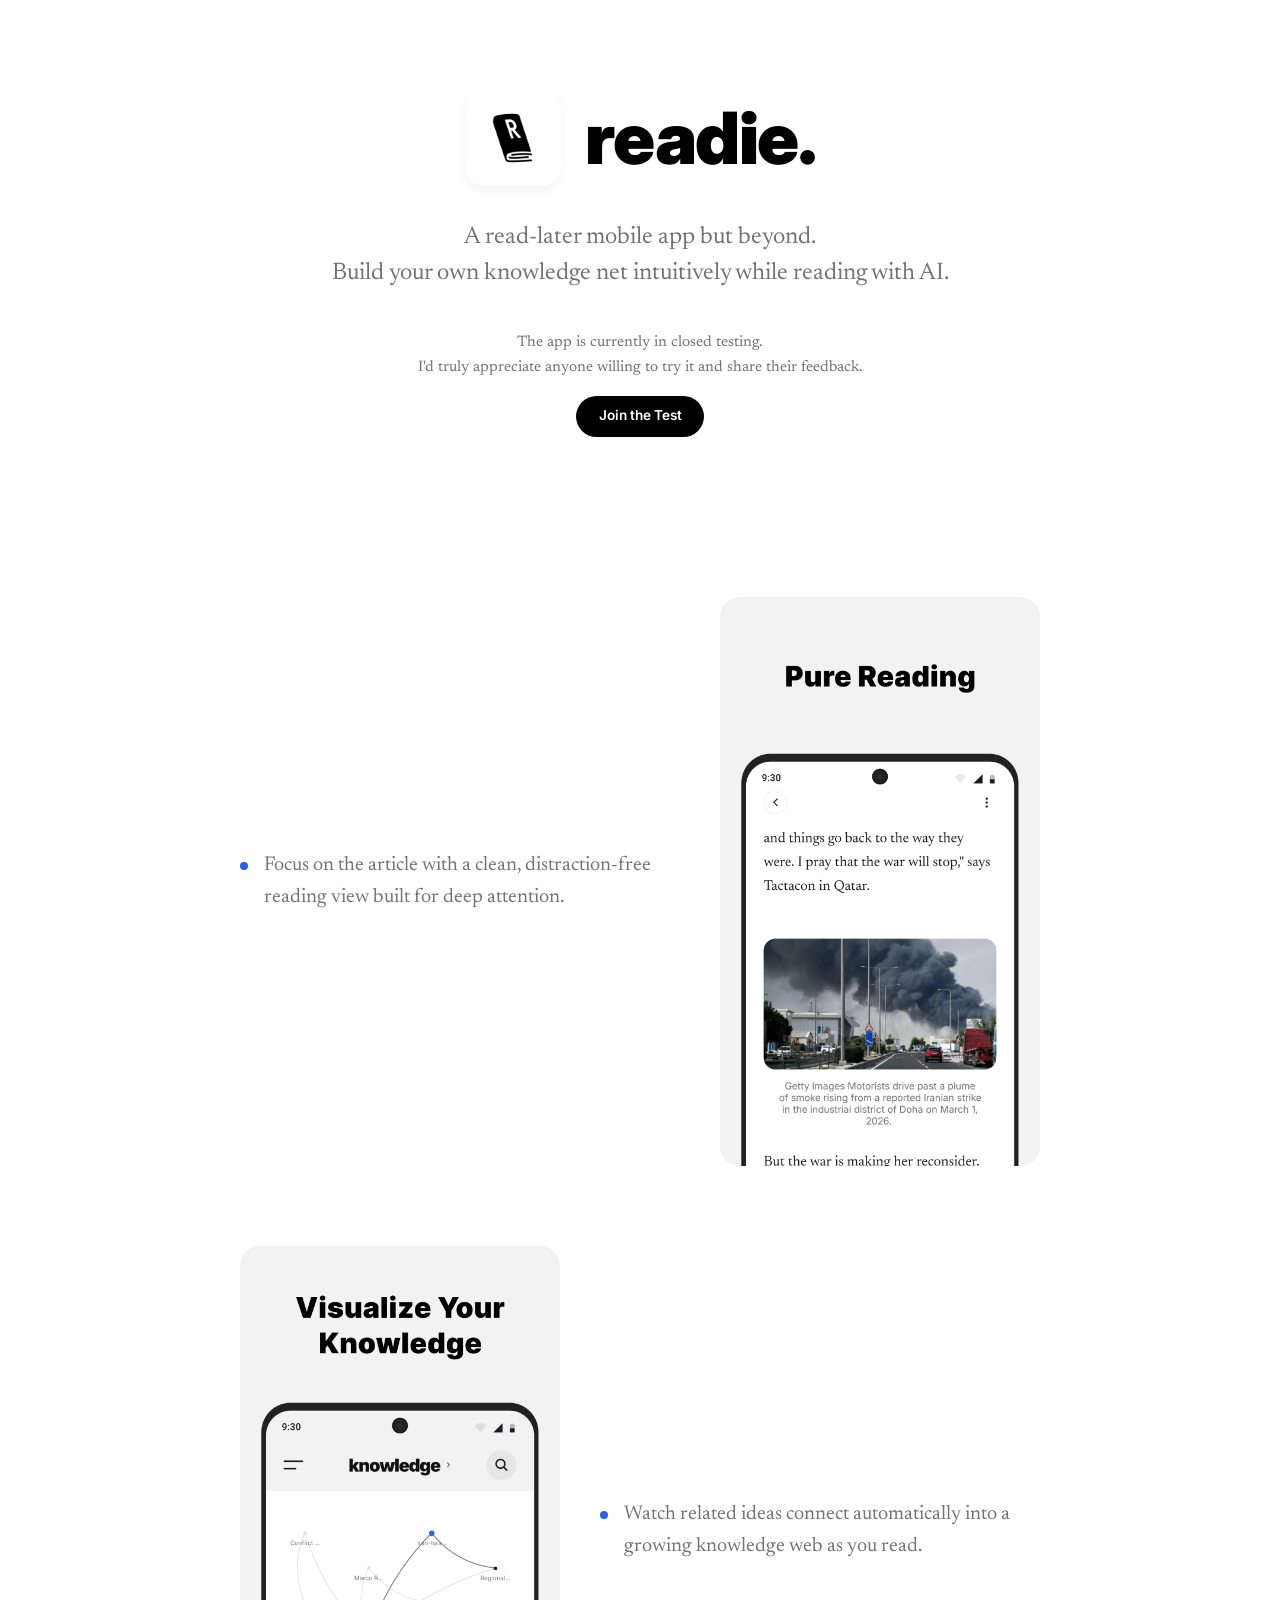
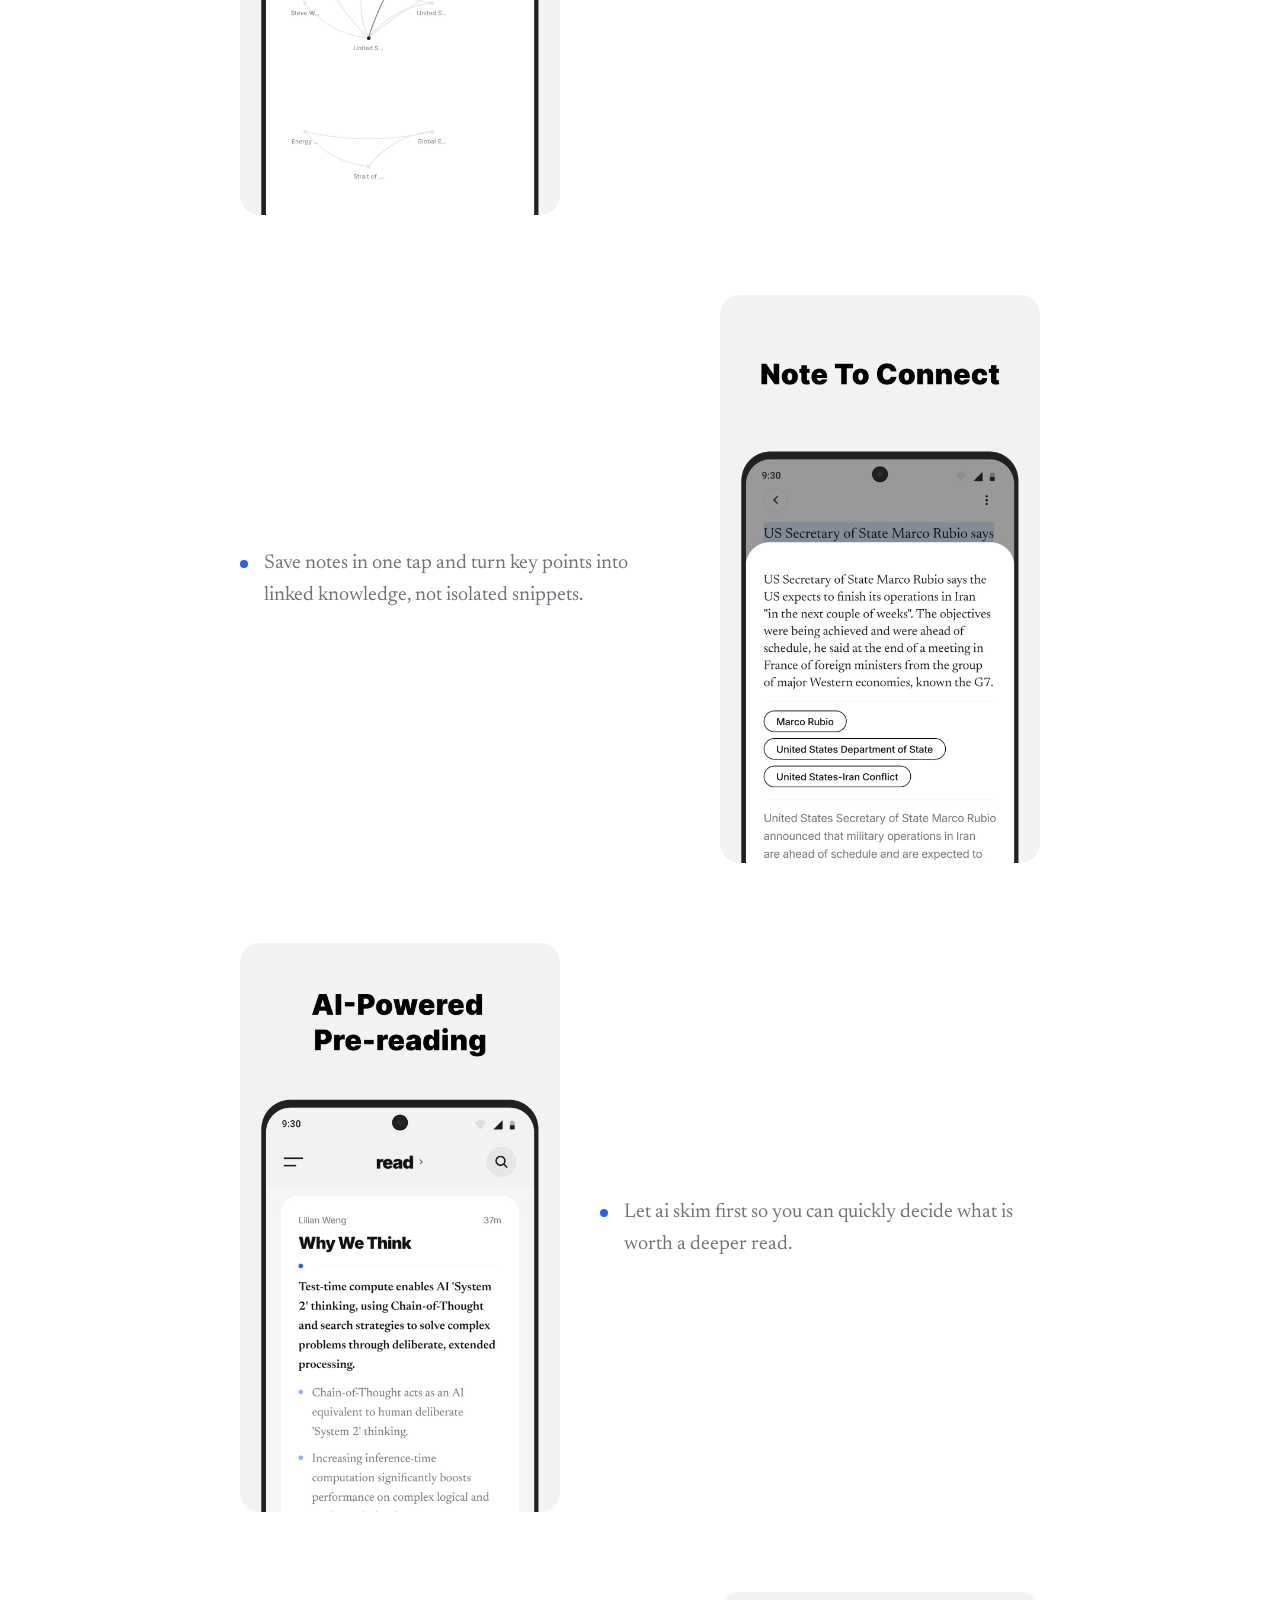
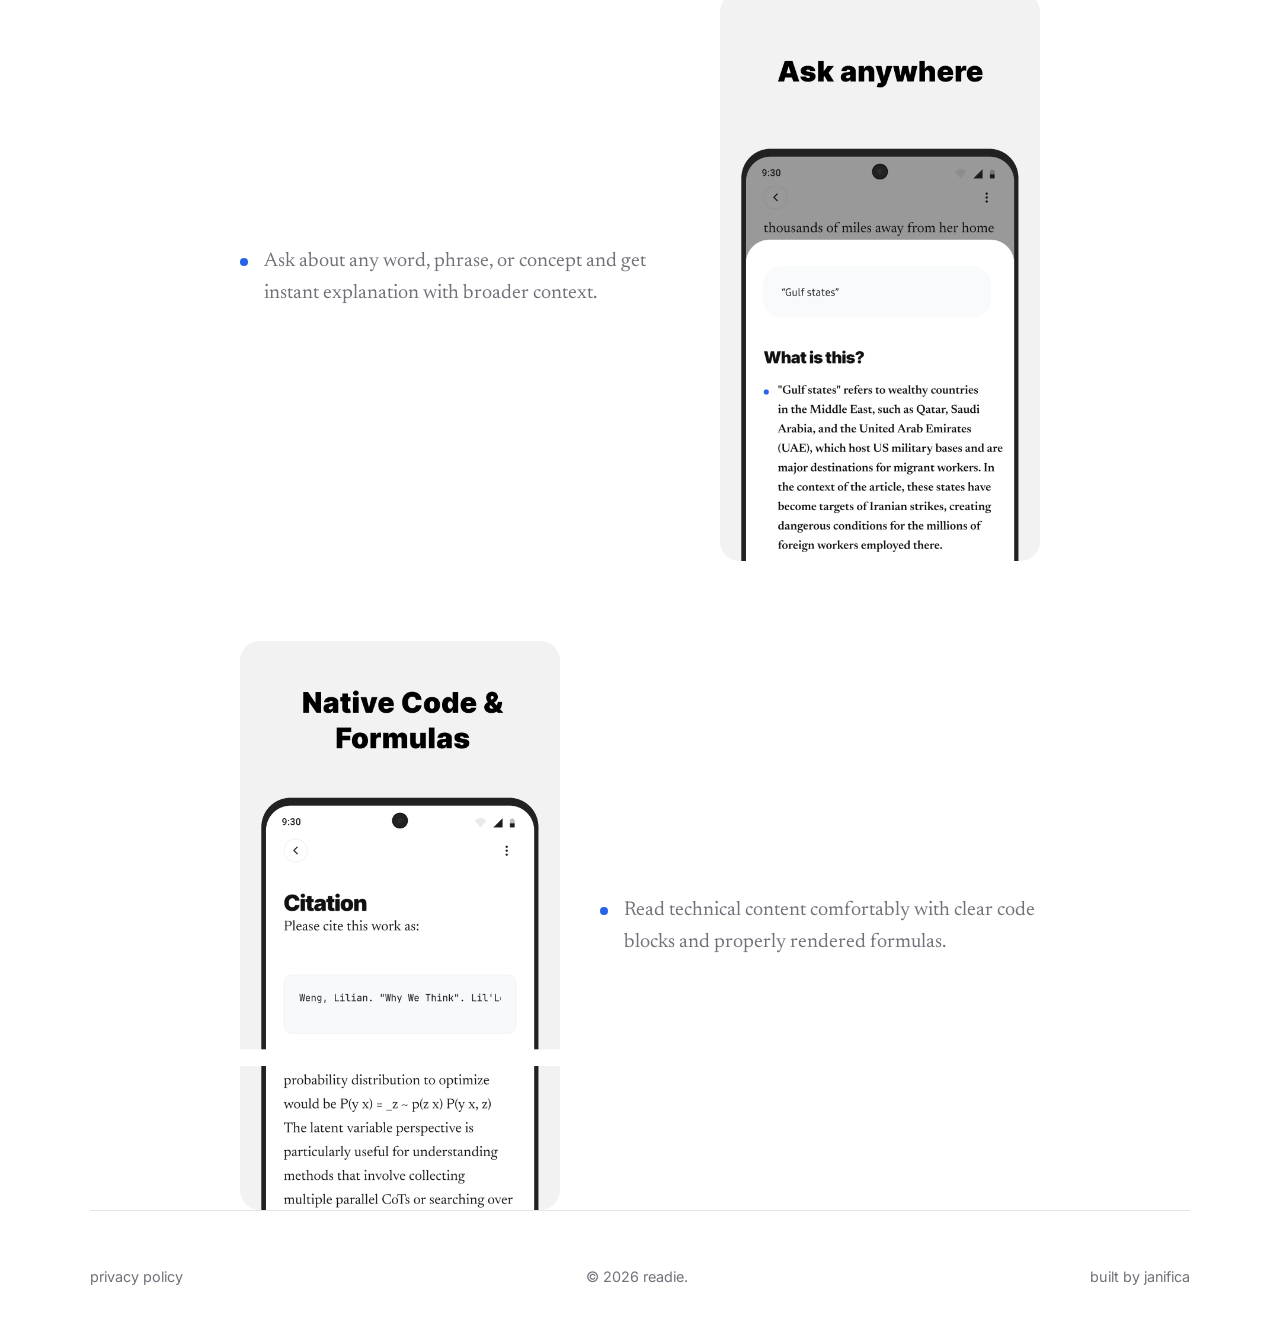
<file: index.html>
<!-- Summary: Refined landing page for Readie, showcasing minimalist features and AI-powered reading. -->
<!doctype html>
<html lang="en">
  <head>
    <meta charset="UTF-8" />
    <meta name="viewport" content="width=device-width, initial-scale=1" />
    <meta
      name="description"
      content="Readie is a read-later mobile app but beyond that. It helps you build your own knowledge net intuitively while reading with AI."
    />
    <title>readie. | build your knowledge web</title>
    <link rel="preconnect" href="https://fonts.googleapis.com" />
    <link rel="preconnect" href="https://fonts.gstatic.com" crossorigin="anonymous" />
    <link
      href="https://fonts.googleapis.com/css2?family=Inter:wght@400;600;700;800;900&family=Newsreader:ital,wght@0,400;0,500;0,600;0,700;1,400&display=swap"
      rel="stylesheet"
    />
    <link rel="stylesheet" href="styles.css" />
    <link rel="icon" type="image/png" href="favicon.png" />
  </head>
  <body>
    <main class="wrap">
    

      <section class="hero">
        <div class="hero-brand">
          <img src="assets/images/logo.png" alt="Readie Logo" class="hero-logo" />
          <h1>readie.</h1>
        </div>
        <p class="subhead">
          A read-later mobile app but beyond. 
          <br />
          Build your own knowledge net intuitively while reading with AI.
        </p>
        <div class="cta-row">
          <p class="cta-note">The app is currently in closed testing.
            <br />
            I'd truly appreciate anyone willing to try it and share their feedback.
          </p>
          <a
            class="btn primary"
            href="https://groups.google.com/g/readie-closed-testing"
            target="_blank"
            rel="noopener noreferrer"
          >
            Join the Test
          </a>
        </div>
      </section>

      <div class="showcase">
        <!-- 1. Pure Read -->
        <section class="feature-item">
          <div class="feature-text">
            <p>
              Focus on the article with a clean, distraction-free reading view built for deep attention.
            </p>
          </div>
          <div class="feature-image-container">
            <img class="feature-image" src="assets/images/reading.png" alt="Pure Read feature" />
          </div>
        </section>

        <!-- 2. Visualize your knowledge -->
        <section class="feature-item">
          <div class="feature-text">
            <p>
              Watch related ideas connect automatically into a growing knowledge web as you read.
            </p>
          </div>
          <div class="feature-image-container">
            <img class="feature-image" src="assets/images/network.png" alt="Visualize Your Knowledge feature" />
          </div>
        </section>

        <!-- 3. Note to connect -->
        <section class="feature-item">
          <div class="feature-text">
            <p>
              Save notes in one tap and turn key points into linked knowledge, not isolated snippets.
            </p>
          </div>
          <div class="feature-image-container">
            <img class="feature-image" src="assets/images/notes.png" alt="Note to Connect feature" />
          </div>
        </section>

        <!-- 4. AI-Powered Pre-reading -->
        <section class="feature-item">
          <div class="feature-text">
            <p>
              Let ai skim first so you can quickly decide what is worth a deeper read.
            </p>
          </div>
          <div class="feature-image-container">
            <img class="feature-image" src="assets/images/skim.png" alt="AI Pre-reading feature" />
          </div>
        </section>

        <!-- 5. Ask anywhere -->
        <section class="feature-item">
          <div class="feature-text">
            <p>
              Ask about any word, phrase, or concept and get instant explanation with broader context.
            </p>
          </div>
          <div class="feature-image-container">
            <img class="feature-image" src="assets/images/context.png" alt="Ask Anywhere feature" />
          </div>
        </section>

        <!-- 6. Native code & formulas -->
        <section class="feature-item">
          <div class="feature-text">
            <p>
              Read technical content comfortably with clear code blocks and properly rendered formulas.
            </p>
          </div>
          <div class="feature-image-container">
            <img class="feature-image" src="assets/images/rich-content.png" alt="Native Code & Formulas feature" />
          </div>
        </section>
      </div>
    </main>

    <footer class="wrap">
      <p><a class="nav-link" href="privacy.html">privacy policy</a></p>
      <p id="year-footer"></p>
      <p>built by janifica</p>
    </footer>

    <script>
      document.getElementById('year-footer').textContent = `© ${new Date().getFullYear()} readie.`;
    </script>
  </body>
</html>
</file>
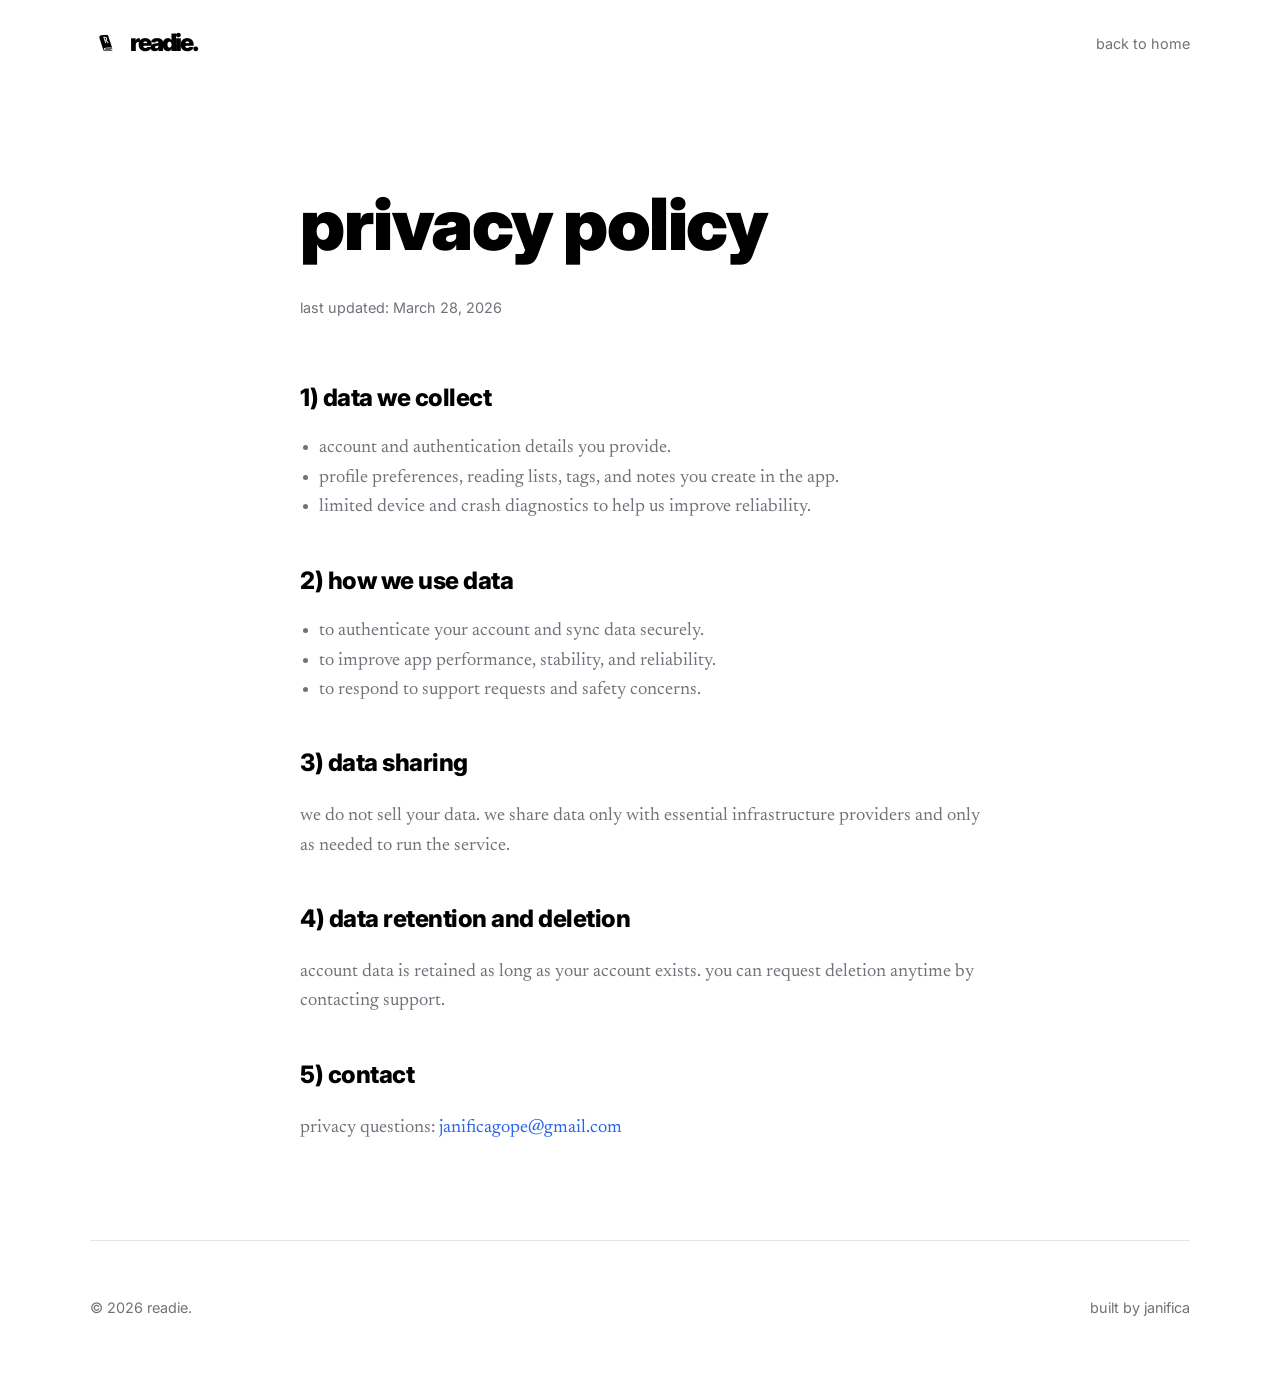
<file: privacy.html>
<!-- Summary: Refined privacy policy page for Readie following the Readie Design System. -->
<!doctype html>
<html lang="en">
  <head>
    <meta charset="UTF-8" />
    <meta name="viewport" content="width=device-width, initial-scale=1" />
    <meta
      name="description"
      content="Readie privacy policy describing what data is collected, how it is used, and how users can contact support."
    />
    <title>privacy policy | readie.</title>
    <link rel="preconnect" href="https://fonts.googleapis.com" />
    <link rel="preconnect" href="https://fonts.gstatic.com" crossorigin="anonymous" />
    <link
      href="https://fonts.googleapis.com/css2?family=Inter:wght@400;600;700;800;900&family=Newsreader:ital,wght@0,400;0,500;0,600;0,700;1,400&display=swap"
      rel="stylesheet"
    />
    <link rel="stylesheet" href="styles.css" />
    <link rel="icon" type="image/png" href="favicon.png" />
    <style>
      .policy-page {
        max-width: 680px;
        margin: 0 auto;
        padding-bottom: var(--space-7xl);
      }
      .policy-block {
        margin-top: var(--space-4xl);
      }
      .policy-block h2 {
        font-size: 1.5rem;
        font-weight: 800;
        letter-spacing: -0.5px;
        margin-bottom: 1rem;
        text-transform: lowercase;
      }
      .policy-block p, .policy-block li {
        font-family: "Newsreader", serif;
        font-size: 1.15rem;
        color: var(--text-muted);
        line-height: 1.6;
      }
      .policy-block ul {
        padding-left: 1.2rem;
      }
      header {
        margin-bottom: var(--space-6xl);
      }
      header p {
        color: var(--text-muted);
        font-size: 0.9rem;
      }
    </style>
  </head>
  <body>
    <main class="wrap">
      <nav class="top-nav" aria-label="Main navigation">
        <a class="brand" href="index.html" style="text-decoration: none; color: inherit;">
          <img src="assets/images/logo.png" alt="Readie Logo" class="brand-logo" />
          readie.
        </a>
        <a class="nav-link" href="index.html">back to home</a>
      </nav>

      <div class="policy-page">
        <header>
          <h1>privacy policy</h1>
          <p>last updated: March 28, 2026</p>
        </header>

        <section class="policy-block">
          <h2>1) data we collect</h2>
          <ul>
            <li>account and authentication details you provide.</li>
            <li>profile preferences, reading lists, tags, and notes you create in the app.</li>
            <li>limited device and crash diagnostics to help us improve reliability.</li>
          </ul>
        </section>

        <section class="policy-block">
          <h2>2) how we use data</h2>
          <ul>
            <li>to authenticate your account and sync data securely.</li>
            <li>to improve app performance, stability, and reliability.</li>
            <li>to respond to support requests and safety concerns.</li>
          </ul>
        </section>

        <section class="policy-block">
          <h2>3) data sharing</h2>
          <p>we do not sell your data. we share data only with essential infrastructure providers and only as needed to run the service.</p>
        </section>

        <section class="policy-block">
          <h2>4) data retention and deletion</h2>
          <p>account data is retained as long as your account exists. you can request deletion anytime by contacting support.</p>
        </section>

        <section class="policy-block">
          <h2>5) contact</h2>
          <p>
            privacy questions: <a href="mailto:janificagope@gmail.com" style="color: var(--accent); text-decoration: none;">janificagope@gmail.com</a>
          </p>
        </section>
      </div>
    </main>

    <footer class="wrap">
      <p id="year-footer"></p>
      <p>built by janifica</p>
    </footer>

    <script>
      document.getElementById('year-footer').textContent = `© ${new Date().getFullYear()} readie.`;
    </script>
  </body>
</html>
</file>
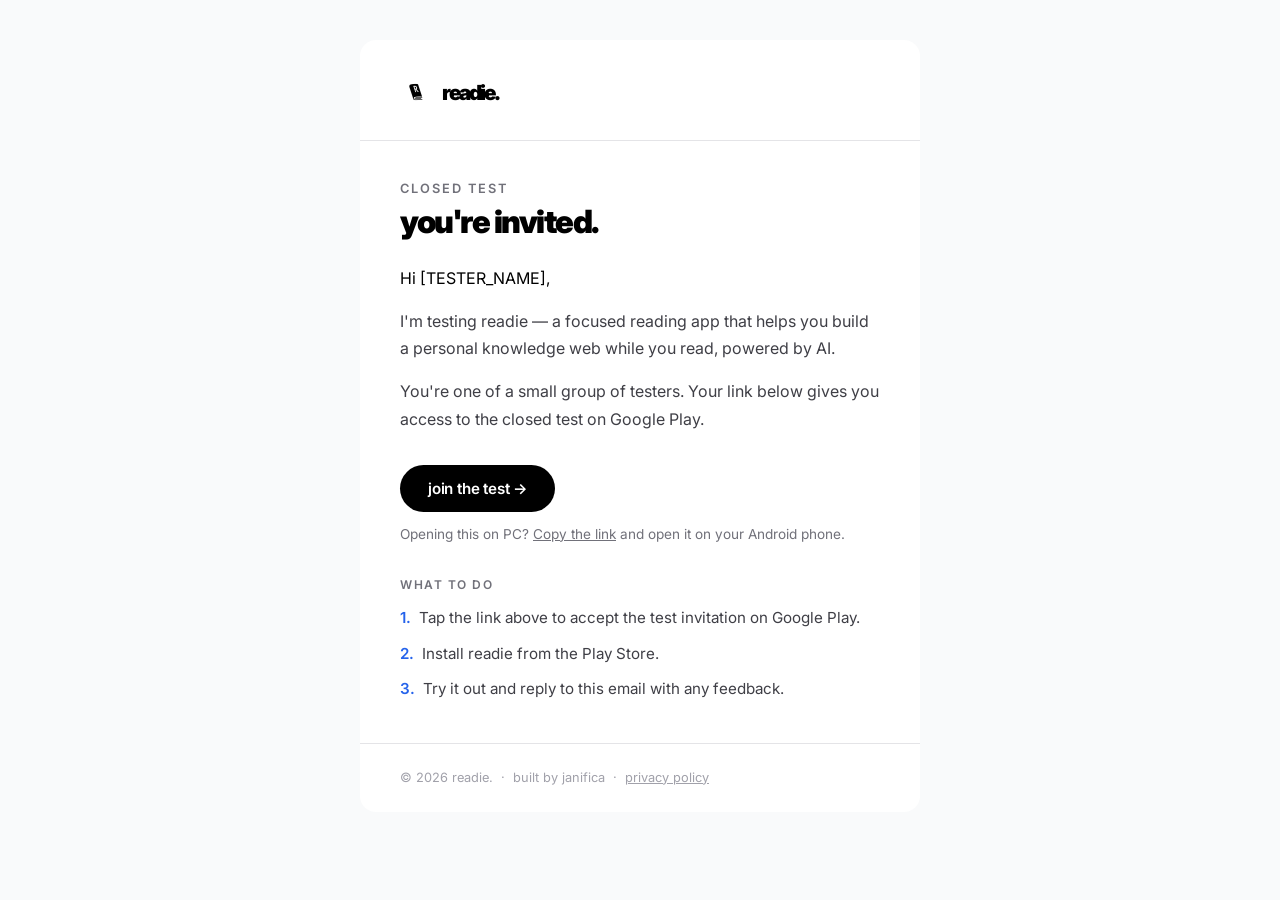
<file: email-templates/closed-test-invite.html>
<!--
  Closed test invite email template for readie.
  Usage: Open in a browser, Ctrl+A to select all, Ctrl+C to copy,
  then paste into Gmail compose window. Replace [INVITE_LINK] and [TESTER_NAME] before sending.
-->
<!doctype html>
<html lang="en">
  <head>
    <meta charset="UTF-8" />
    <meta name="viewport" content="width=device-width, initial-scale=1" />
    <title>readie. — closed test invite</title>
    <link rel="preconnect" href="https://fonts.googleapis.com" />
    <link rel="preconnect" href="https://fonts.gstatic.com" crossorigin />
    <link
      href="https://fonts.googleapis.com/css2?family=Inter:wght@400;600;900&display=swap"
      rel="stylesheet"
    />
  </head>
  <body style="margin:0; padding:0; background-color:#f9fafb; font-family:'Inter', -apple-system, sans-serif; -webkit-font-smoothing:antialiased;">

    <!-- Outer wrapper -->
    <table width="100%" cellpadding="0" cellspacing="0" border="0" style="background-color:#f9fafb; padding: 40px 16px;">
      <tr>
        <td align="center">

          <!-- Email card -->
          <table width="560" cellpadding="0" cellspacing="0" border="0" style="max-width:560px; width:100%; background-color:#ffffff; border-radius:16px; overflow:hidden;">

            <!-- Header -->
            <tr>
              <td style="padding: 36px 40px 32px 40px; border-bottom: 1px solid #e4e4e7;">
                <table cellpadding="0" cellspacing="0" border="0">
                  <tr>
                    <td style="vertical-align:middle; padding-right:10px;">
                      <img
                        src="https://janifica.github.io/readie-page/assets/images/logo.png"
                        alt="readie logo"
                        width="32"
                        height="32"
                        style="display:block; border-radius:8px;"
                      />
                    </td>
                    <td style="vertical-align:middle;">
                      <span style="font-size:1.3rem; font-weight:900; letter-spacing:-2px; color:#000000; text-transform:lowercase;">readie.</span>
                    </td>
                  </tr>
                </table>
              </td>
            </tr>

            <!-- Body -->
            <tr>
              <td style="padding: 40px 40px 0 40px;">

                <!-- Headline -->
                <p style="margin:0 0 8px 0; font-size:0.8rem; font-weight:600; letter-spacing:2px; text-transform:uppercase; color:#71717a;">
                  closed test
                </p>
                <h1 style="margin:0 0 24px 0; font-size:2rem; font-weight:900; letter-spacing:-1.5px; color:#000000; text-transform:lowercase; line-height:1.15;">
                  you're invited.
                </h1>

                <!-- Greeting -->
                <p style="margin:0 0 16px 0; font-size:1rem; color:#000000; line-height:1.7;">
                  Hi [TESTER_NAME],
                </p>
                <p style="margin:0 0 16px 0; font-size:1rem; color:#3f3f46; line-height:1.7;">
                  I'm testing readie — a focused reading app that helps you build a personal knowledge web while you read, powered by AI.
                </p>
                <p style="margin:0 0 32px 0; font-size:1rem; color:#3f3f46; line-height:1.7;">
                  You're one of a small group of testers. Your link below gives you access to the closed test on Google Play.
                </p>

                <!-- CTA Button -->
                <table cellpadding="0" cellspacing="0" border="0" style="margin-bottom:12px;">
                  <tr>
                    <td style="background-color:#000000; border-radius:999px;">
                      <a
                        href="[INVITE_LINK]"
                        style="display:inline-block; padding:14px 28px; font-size:0.95rem; font-weight:600; color:#ffffff; text-decoration:none; letter-spacing:-0.2px; border-radius:999px;"
                      >
                        join the test →
                      </a>
                    </td>
                  </tr>
                </table>

                <!-- PC fallback note -->
                <p style="margin:0 0 32px 0; font-size:0.85rem; color:#71717a; line-height:1.6;">
                  Opening this on PC?
                  <a href="[INVITE_LINK]" style="color:#71717a; text-decoration:underline;">Copy the link</a>
                  and open it on your Android phone.
                </p>

                <!-- What to do -->
                <p style="margin:0 0 8px 0; font-size:0.75rem; font-weight:600; letter-spacing:1.5px; text-transform:uppercase; color:#71717a;">
                  what to do
                </p>
                <table cellpadding="0" cellspacing="0" border="0" style="margin-bottom:36px;">
                  <tr>
                    <td style="padding: 4px 0;">
                      <p style="margin:0; font-size:0.95rem; color:#3f3f46; line-height:1.8;">
                        <span style="color:#2563eb; font-weight:600;">1.</span>&nbsp; Tap the link above to accept the test invitation on Google Play.
                      </p>
                    </td>
                  </tr>
                  <tr>
                    <td style="padding: 4px 0;">
                      <p style="margin:0; font-size:0.95rem; color:#3f3f46; line-height:1.8;">
                        <span style="color:#2563eb; font-weight:600;">2.</span>&nbsp; Install readie from the Play Store.
                      </p>
                    </td>
                  </tr>
                  <tr>
                    <td style="padding: 4px 0;">
                      <p style="margin:0; font-size:0.95rem; color:#3f3f46; line-height:1.8;">
                        <span style="color:#2563eb; font-weight:600;">3.</span>&nbsp; Try it out and reply to this email with any feedback.
                      </p>
                    </td>
                  </tr>
                </table>

              </td>
            </tr>

            <!-- Footer -->
            <tr>
              <td style="padding: 24px 40px; border-top: 1px solid #e4e4e7;">
                <p style="margin:0; font-size:0.8rem; color:#a1a1aa; line-height:1.6;">
                  © 2026 readie. &nbsp;·&nbsp; built by janifica
                  &nbsp;·&nbsp;
                  <a href="https://janifica.github.io/readie-page/privacy.html" style="color:#a1a1aa; text-decoration:underline;">privacy policy</a>
                </p>
              </td>
            </tr>

          </table>
          <!-- /Email card -->

        </td>
      </tr>
    </table>

  </body>
</html>
</file>
<file: styles.css>
/* Summary: Refined minimalist design for Readie landing page following the Readie Design System. */
:root {
  --bg: #ffffff;
  --bg-soft: #f9fafb;
  --text-main: #000000;
  --text-muted: #71717a;
  --accent: #2563eb; /* Electric Blue */
  --border: #e4e4e7;
  --surface: #f4f4f5;
  
  /* Spacing tokens */
  --space-2xl: 24px;
  --space-4xl: 40px;
  --space-6xl: 60px;
  --space-7xl: 80px;
}

* {
  box-sizing: border-box;
  -webkit-font-smoothing: antialiased;
}

html, body {
  margin: 0;
  min-height: 100%;
}

body {
  font-family: "Inter", -apple-system, sans-serif;
  color: var(--text-main);
  background-color: var(--bg);
  line-height: 1.6;
  overflow-x: hidden;
}

.wrap {
  width: min(1100px, calc(100% - 3rem));
  margin: 0 auto;
}

/* Header & Nav */
.top-nav {
  display: flex;
  justify-content: space-between;
  align-items: center;
  padding: var(--space-2xl) 0;
  margin-bottom: var(--space-7xl);
}

.brand {
  display: flex;
  align-items: center;
  gap: 8px;
  font-size: 1.5rem;
  font-weight: 900;
  letter-spacing: -2.0px; /* tightest token from skill */
  text-transform: lowercase;
}

.brand-logo {
  width: 32px;
  height: 32px;
  border-radius: 6px;
}

.nav-link {
  text-decoration: none;
  color: var(--text-muted);
  font-size: 0.9rem;
  transition: color 0.2s;
}

.nav-link:hover {
  color: var(--text-main);
}

/* Hero Section */
.hero {
  text-align: center;
  margin-top: var(--space-7xl);
  margin-bottom: var(--space-7xl);
  display: flex;
  flex-direction: column;
  align-items: center;
  width: 100%;
}

.hero-brand {
  display: flex;
  align-items: center;
  gap: var(--space-2xl);
  margin-bottom: var(--space-2xl);
}

.hero-logo {
  width: 96px;
  height: 96px;
  border-radius: 20px;
  box-shadow: 0 4px 12px rgba(0, 0, 0, 0.05);
}

h1 {
  font-size: clamp(2.5rem, 8vw, 4.5rem);
  font-weight: 900;
  letter-spacing: -1.5px;
  margin: 0;
  text-transform: lowercase;
}

.subhead {
  font-family: "Newsreader", serif;
  font-size: clamp(1.2rem, 3vw, 1.5rem);
  color: var(--text-muted);
  width: 100%;
  margin: 0 auto var(--space-4xl);
  line-height: 1.5;
}

/* CTA */
.cta-row {
  display: flex;
  flex-direction: column;
  align-items: center;
  gap: 1rem;
}

.btn {
  padding: 0.6rem 1.4rem;
  border-radius: 999px;
  text-decoration: none;
  font-weight: 600;
  font-size: 0.85rem;
  transition: all 0.2s;
  cursor: pointer;
  border: none;
  display: inline-block;
}

.btn.primary {
  background-color: var(--text-main);
  color: var(--bg);
}

.btn.primary:hover {
  opacity: 0.85;
}

/* CTA Note */
.cta-note {
  font-family: "Newsreader", serif;
  font-size: 0.95rem;
  color: var(--text-muted);
  margin: 0;
  max-width: 480px;
  line-height: 1.6;
  text-align: center;
}

/* CTA Details */
.cta-details {
  width: 100%;
  max-width: 500px;
  margin: 0 auto;
}

.cta-details summary {
  list-style: none;
  outline: none;
}

.cta-details summary::-webkit-details-marker {
  display: none;
}

.cta-content {
  margin-top: var(--space-2xl);
  padding: 1rem 1.4rem;
  background-color: var(--bg);
  border-radius: 12px;
  border: 1px solid var(--border);
  font-family: "Newsreader", serif;
  font-size: 0.95rem;
  color: var(--text-muted);
  line-height: 1.6;
  max-width: 480px;
  margin-left: auto;
  margin-right: auto;
}

.cta-content p {
  margin: 0;
}

.cta-content a {
  color: var(--text-main);
  text-decoration: underline;
  text-underline-offset: 4px;
  transition: opacity 0.2s;
}

.cta-content a:hover {
  opacity: 0.7;
}

.btn.ghost {
  border: 1px solid var(--border);
  color: var(--text-main);
}

.btn.ghost:hover {
  background-color: var(--surface);
}

/* Feature Showcase */
.showcase {
  margin-top: calc(var(--space-7xl) * 2);
  display: flex;
  flex-direction: column;
  gap: var(--space-7xl);
}

.feature-item {
  display: flex;
  justify-content: center;
  align-items: center;
  gap: var(--space-4xl);
}

.feature-item:nth-child(even) {
  direction: rtl;
}

.feature-item:nth-child(even) .feature-text {
  direction: ltr;
}

.feature-text {
  max-width: 440px;
}

.feature-text h2 {
  font-size: 2.2rem;
  font-weight: 900;
  letter-spacing: -1.0px;
  margin-bottom: 1rem;
  text-transform: lowercase;
}

.feature-text p {
  font-family: "Newsreader", serif;
  font-size: 1.25rem;
  color: var(--text-muted);
  line-height: 1.6;
  position: relative;
  padding-left: 1.5rem;
}

.feature-text p::before {
  content: "";
  position: absolute;
  left: 0;
  top: 0.65em;
  width: 8px;
  height: 8px;
  background-color: var(--accent);
  border-radius: 50%;
}

.feature-image-container {
  display: flex;
  justify-content: center;
  align-items: center;
}

.feature-image {
  width: 320px;
  height: auto;
  border-radius: 20px;
}

/* Responsive */
@media (max-width: 768px) {
  .feature-item {
    flex-direction: column-reverse;
    text-align: center;
  }

  .feature-item:nth-child(even) {
    flex-direction: column-reverse;
  }

  .feature-text {
    margin: 0 auto;
  }
  
  h1 {
    font-size: 2.5rem;
  }
  
  .top-nav {
    margin-bottom: var(--space-4xl);
  }
}

/* Footer */
footer {
  margin-top: var(--space-7xl);
  padding: var(--space-4xl) 0;
  border-top: 1px solid var(--border);
  display: flex;
  justify-content: space-between;
  color: var(--text-muted);
  font-size: 0.9rem;
}
</file>
